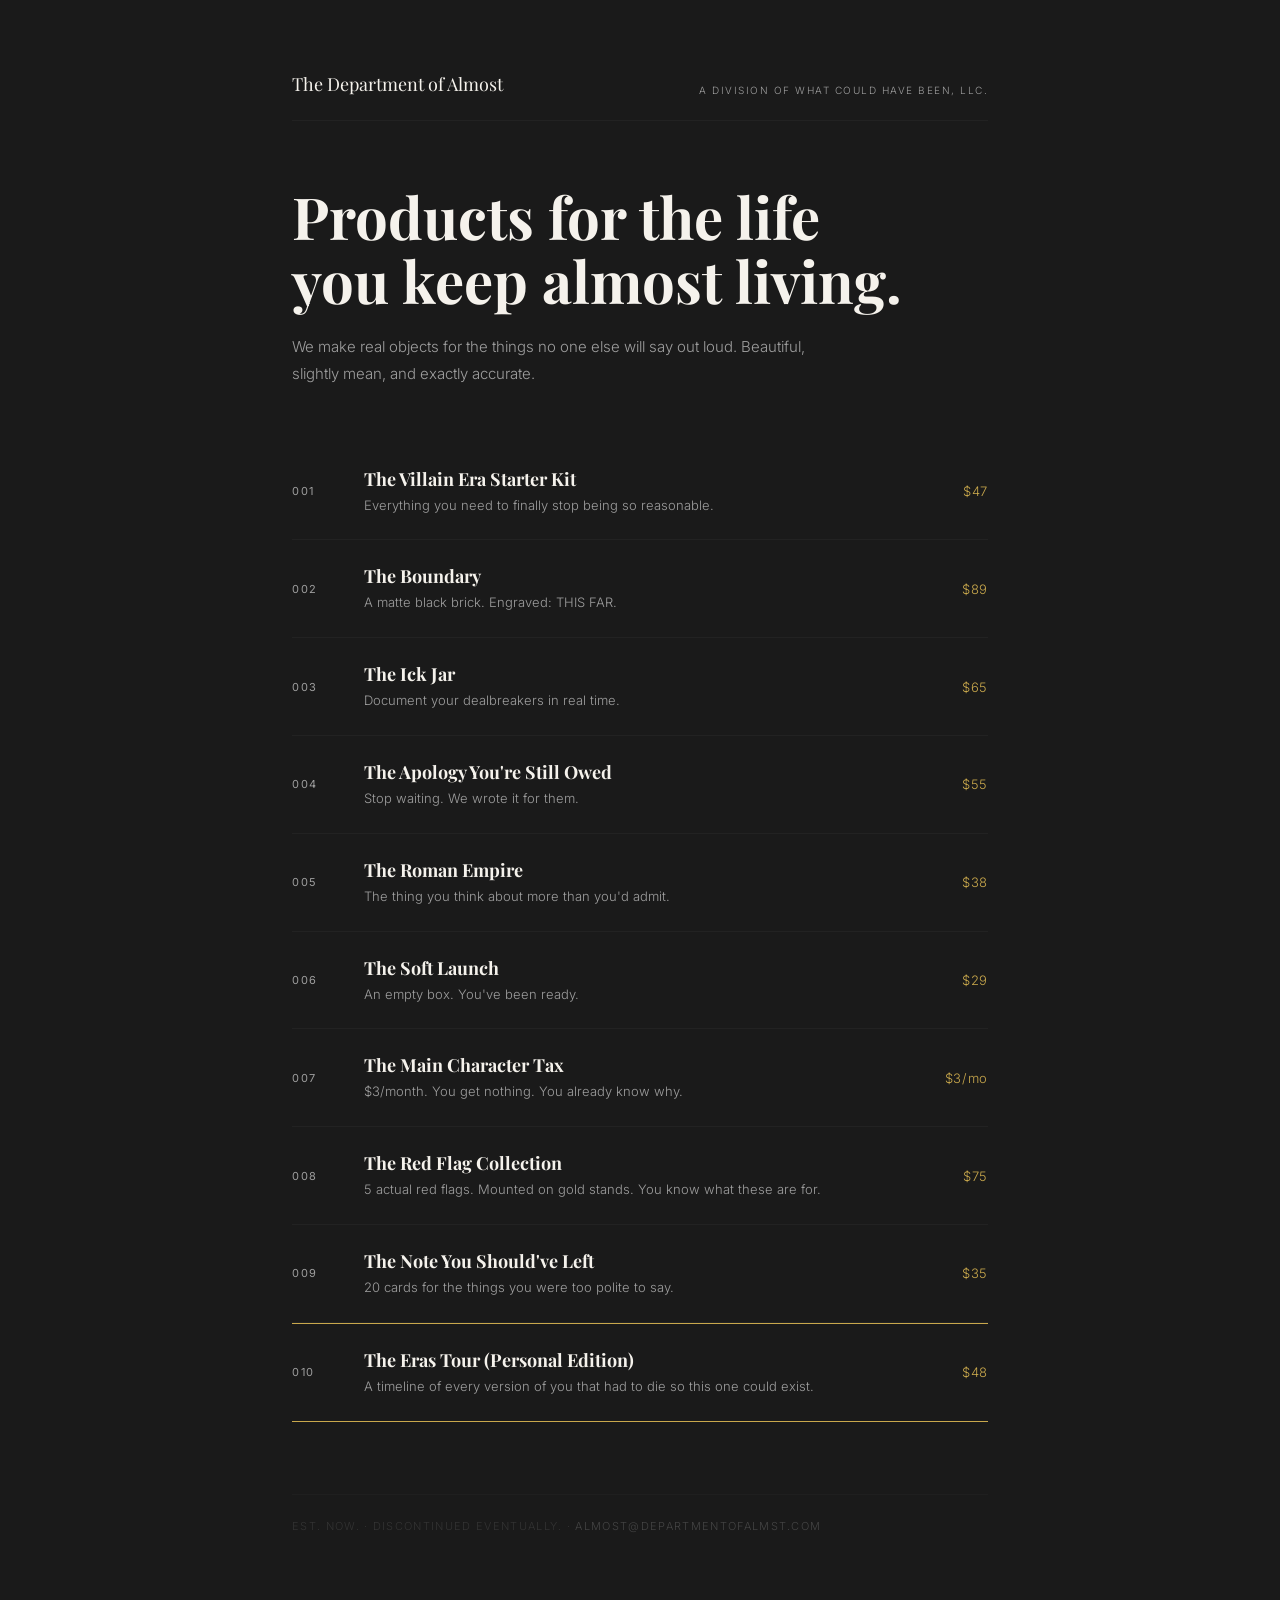
<file: index.html>
<!DOCTYPE html>
<html lang="en">
<head>
  <meta charset="UTF-8" />
  <meta name="viewport" content="width=device-width, initial-scale=1.0" />
  <title>The Department of Almost</title>
  <link rel="preconnect" href="https://fonts.googleapis.com">
  <link href="https://fonts.googleapis.com/css2?family=Playfair+Display:wght@400;700&family=Inter:wght@300;400;500&display=swap" rel="stylesheet">
  <link rel="stylesheet" href="style.css" />
</head>
<body>
  <div class="container">
    <header>
      <p class="eyebrow">The Department of Almost</p>
      <p class="sub-eyebrow">A Division of What Could Have Been, LLC.</p>
    </header>

    <main>
      <h1>Products for the life<br>you keep almost living.</h1>
      <p class="intro">We make real objects for the things no one else will say out loud. Beautiful, slightly mean, and exactly accurate.</p>

      <div class="catalog">

        <a href="product/villain-era.html" class="product-card">
          <span class="drop-num">001</span>
          <div>
            <h2>The Villain Era Starter Kit</h2>
            <p>Everything you need to finally stop being so reasonable.</p>
          </div>
          <span class="price">$47</span>
        </a>

        <a href="product/the-boundary.html" class="product-card">
          <span class="drop-num">002</span>
          <div>
            <h2>The Boundary</h2>
            <p>A matte black brick. Engraved: THIS FAR.</p>
          </div>
          <span class="price">$89</span>
        </a>

        <a href="product/ick-jar.html" class="product-card">
          <span class="drop-num">003</span>
          <div>
            <h2>The Ick Jar</h2>
            <p>Document your dealbreakers in real time.</p>
          </div>
          <span class="price">$65</span>
        </a>

        <a href="product/apology-owed.html" class="product-card">
          <span class="drop-num">004</span>
          <div>
            <h2>The Apology You're Still Owed</h2>
            <p>Stop waiting. We wrote it for them.</p>
          </div>
          <span class="price">$55</span>
        </a>

        <a href="product/roman-empire.html" class="product-card">
          <span class="drop-num">005</span>
          <div>
            <h2>The Roman Empire</h2>
            <p>The thing you think about more than you'd admit.</p>
          </div>
          <span class="price">$38</span>
        </a>

        <a href="product/soft-launch.html" class="product-card">
          <span class="drop-num">006</span>
          <div>
            <h2>The Soft Launch</h2>
            <p>An empty box. You've been ready.</p>
          </div>
          <span class="price">$29</span>
        </a>

        <a href="product/main-character-tax.html" class="product-card">
          <span class="drop-num">007</span>
          <div>
            <h2>The Main Character Tax</h2>
            <p>$3/month. You get nothing. You already know why.</p>
          </div>
          <span class="price">$3/mo</span>
        </a>

        <a href="product/red-flag-collection.html" class="product-card">
          <span class="drop-num">008</span>
          <div>
            <h2>The Red Flag Collection</h2>
            <p>5 actual red flags. Mounted on gold stands. You know what these are for.</p>
          </div>
          <span class="price">$75</span>
        </a>

        <a href="product/note-you-shouldve-left.html" class="product-card">
          <span class="drop-num">009</span>
          <div>
            <h2>The Note You Should've Left</h2>
            <p>20 cards for the things you were too polite to say.</p>
          </div>
          <span class="price">$35</span>
        </a>

        <a href="product/eras-tour.html" class="product-card featured">
          <span class="drop-num">010</span>
          <div>
            <h2>The Eras Tour (Personal Edition)</h2>
            <p>A timeline of every version of you that had to die so this one could exist.</p>
          </div>
          <span class="price">$48</span>
        </a>

      </div>
    </main>

    <footer>
      <p>Est. Now.&nbsp;&middot;&nbsp;Discontinued Eventually.&nbsp;&middot;&nbsp;<a href="mailto:almost@departmentofalmst.com">almost@departmentofalmst.com</a></p>
    </footer>
  </div>
</body>
</html>
</file>
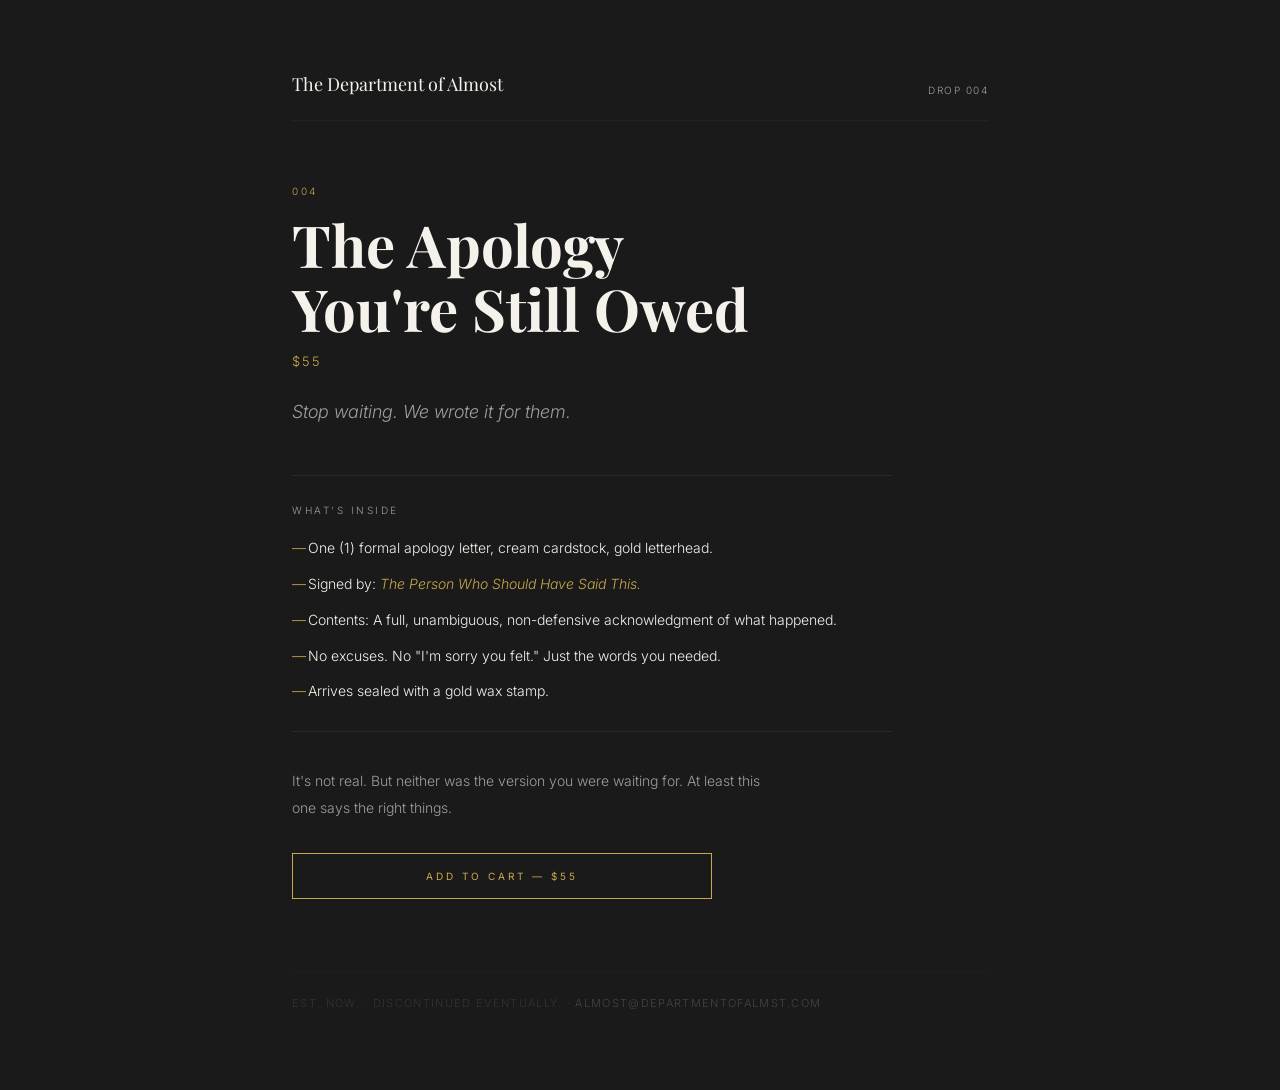
<file: product/apology-owed.html>
<!DOCTYPE html>
<html lang="en">
<head>
  <meta charset="UTF-8" />
  <meta name="viewport" content="width=device-width, initial-scale=1.0" />
  <title>004 — The Apology You're Still Owed | The Department of Almost</title>
  <link rel="preconnect" href="https://fonts.googleapis.com">
  <link href="https://fonts.googleapis.com/css2?family=Playfair+Display:wght@400;700&family=Inter:wght@300;400;500&display=swap" rel="stylesheet">
  <link rel="stylesheet" href="../style.css" />
</head>
<body>
  <div class="container">
    <header>
      <p class="eyebrow"><a href="../index.html">The Department of Almost</a></p>
      <p class="sub-eyebrow">Drop 004</p>
    </header>
    <main class="product-page">
      <p class="drop-label">004</p>
      <h1>The Apology<br>You're Still Owed</h1>
      <p class="product-price">$55</p>
      <p class="product-description">Stop waiting. We wrote it for them.</p>
      <div class="product-contents">
        <p class="contents-label">What's Inside</p>
        <ul>
          <li>One (1) formal apology letter, cream cardstock, gold letterhead.</li>
          <li>Signed by: <em>The Person Who Should Have Said This.</em></li>
          <li>Contents: A full, unambiguous, non-defensive acknowledgment of what happened.</li>
          <li>No excuses. No "I'm sorry you felt." Just the words you needed.</li>
          <li>Arrives sealed with a gold wax stamp.</li>
        </ul>
      </div>
      <p class="product-note">It's not real. But neither was the version you were waiting for. At least this one says the right things.</p>
      <button class="add-to-cart" onclick="this.textContent='Added.'; this.disabled=true;">Add to Cart — $55</button>
    </main>
    <footer>
      <p>Est. Now.&nbsp;&middot;&nbsp;Discontinued Eventually.&nbsp;&middot;&nbsp;<a href="mailto:almost@departmentofalmst.com">almost@departmentofalmst.com</a></p>
    </footer>
  </div>
</body>
</html>
</file>
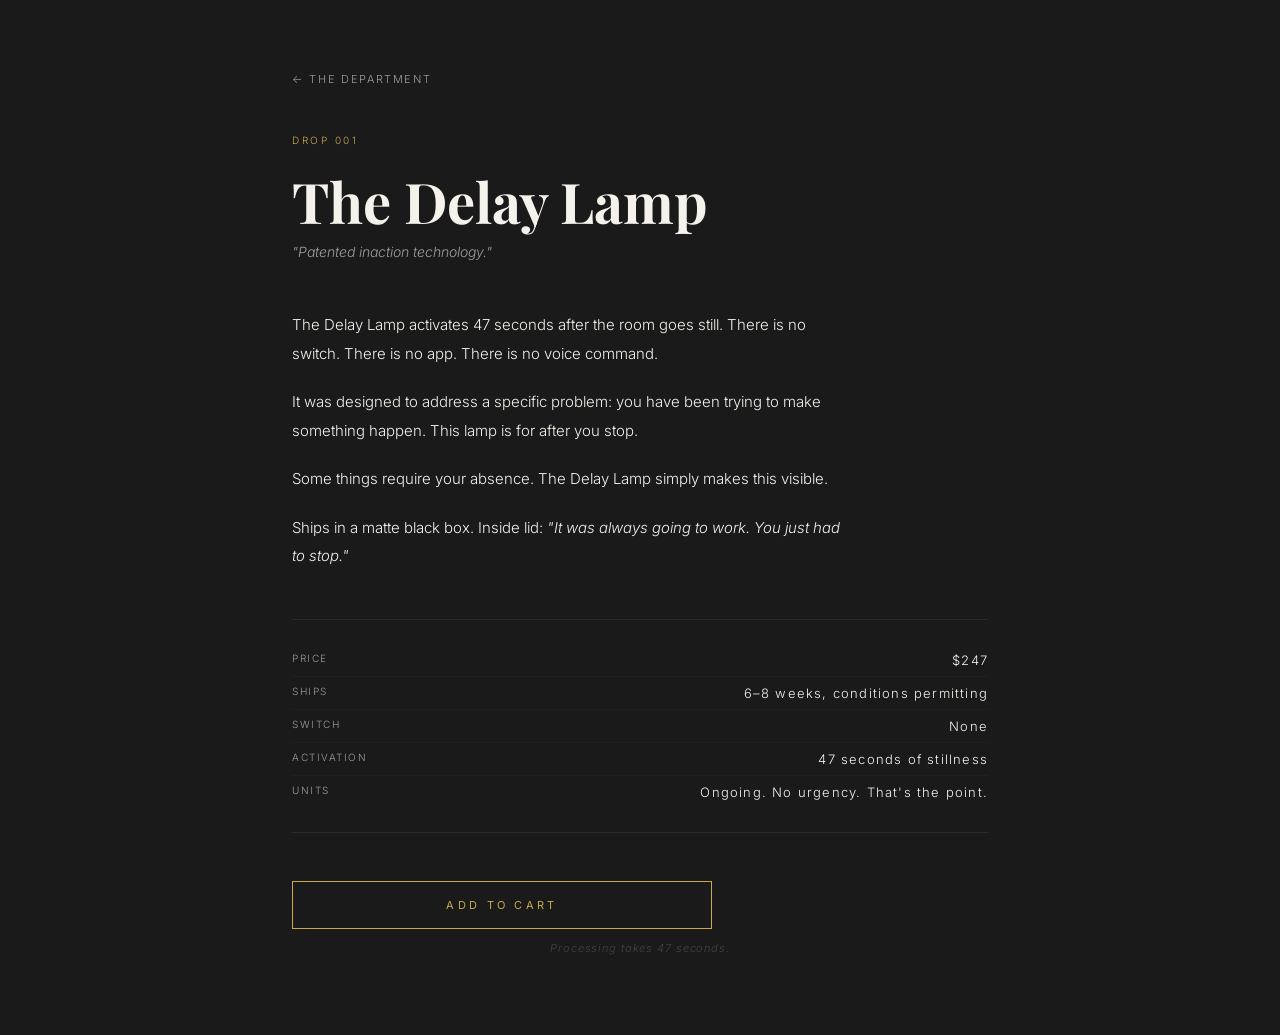
<file: product/delay-lamp.html>
<!DOCTYPE html>
<html lang="en">
<head>
  <meta charset="UTF-8" />
  <meta name="viewport" content="width=device-width, initial-scale=1.0" />
  <title>Drop 001 — The Delay Lamp | The Department of Almost</title>
  <link rel="preconnect" href="https://fonts.googleapis.com">
  <link href="https://fonts.googleapis.com/css2?family=Playfair+Display:wght@400;700&family=Inter:wght@300;400&display=swap" rel="stylesheet">
  <link rel="stylesheet" href="../style.css" />
  <style>
    .product-header { margin-bottom: 16px; }
    .drop-label { font-size: 10px; letter-spacing: 0.25em; color: var(--provisional-gold); text-transform: uppercase; margin-bottom: 24px; display: block; }
    .product-title { font-family: 'Playfair Display', serif; font-size: clamp(32px, 6vw, 56px); font-weight: 700; line-height: 1.1; margin-bottom: 8px; }
    .product-tagline { font-size: 14px; color: var(--unfinished-grey); font-style: italic; margin-bottom: 48px; }
    .product-body p { font-size: 15px; line-height: 1.9; margin-bottom: 20px; }
    .product-meta { margin: 48px 0; border-top: 1px solid #2a2a2a; border-bottom: 1px solid #2a2a2a; padding: 24px 0; }
    .meta-row { display: flex; justify-content: space-between; font-size: 12px; letter-spacing: 0.1em; padding: 8px 0; border-bottom: 1px solid #1f1f1f; }
    .meta-row:last-child { border-bottom: none; }
    .meta-label { color: var(--unfinished-grey); text-transform: uppercase; }
    .meta-value { color: var(--not-quite-white); }
    .add-to-cart { width: 100%; background: transparent; border: 1px solid var(--provisional-gold); color: var(--provisional-gold); padding: 16px; font-family: 'Inter', sans-serif; font-size: 11px; letter-spacing: 0.3em; text-transform: uppercase; cursor: pointer; transition: all 0.2s; margin-top: 32px; }
    .add-to-cart:hover { background: var(--provisional-gold); color: var(--almost-black); }
    .cart-note { font-size: 11px; color: #444; letter-spacing: 0.08em; margin-top: 12px; text-align: center; }
    .nav-back { font-size: 11px; letter-spacing: 0.15em; text-transform: uppercase; color: var(--unfinished-grey); text-decoration: none; display: block; margin-bottom: 48px; }
    .nav-back:hover { color: var(--provisional-gold); }
  </style>
</head>
<body>
  <div class="container">
    <a href="../index.html" class="nav-back">&larr; The Department</a>
    <span class="drop-label">Drop 001</span>
    <h1 class="product-title">The Delay Lamp</h1>
    <p class="product-tagline">"Patented inaction technology."</p>

    <div class="product-body">
      <p>The Delay Lamp activates 47 seconds after the room goes still. There is no switch. There is no app. There is no voice command.</p>
      <p>It was designed to address a specific problem: you have been trying to make something happen. This lamp is for after you stop.</p>
      <p>Some things require your absence. The Delay Lamp simply makes this visible.</p>
      <p>Ships in a matte black box. Inside lid: <em>"It was always going to work. You just had to stop."</em></p>
    </div>

    <div class="product-meta">
      <div class="meta-row"><span class="meta-label">Price</span><span class="meta-value">$247</span></div>
      <div class="meta-row"><span class="meta-label">Ships</span><span class="meta-value">6&ndash;8 weeks, conditions permitting</span></div>
      <div class="meta-row"><span class="meta-label">Switch</span><span class="meta-value">None</span></div>
      <div class="meta-row"><span class="meta-label">Activation</span><span class="meta-value">47 seconds of stillness</span></div>
      <div class="meta-row"><span class="meta-label">Units</span><span class="meta-value">Ongoing. No urgency. That's the point.</span></div>
    </div>

    <button class="add-to-cart" id="cartBtn" onclick="addToCart()">Add to Cart</button>
    <p class="cart-note" id="cartNote">Processing takes 47 seconds.</p>

  </div>
  <script>
    let clicked = false;
    function addToCart() {
      if (clicked) return;
      clicked = true;
      const btn = document.getElementById('cartBtn');
      const note = document.getElementById('cartNote');
      btn.textContent = 'Processing...';
      btn.style.opacity = '0.5';
      btn.style.cursor = 'default';
      note.textContent = 'Please wait. Some things cannot be rushed.';
      note.style.color = 'var(--provisional-gold)';
      setTimeout(() => {
        btn.textContent = 'Added. Eventually.';
        btn.style.opacity = '1';
        note.textContent = 'You will be notified when it is time.';
      }, 47000);
    }
  </script>
</body>
</html>
</file>
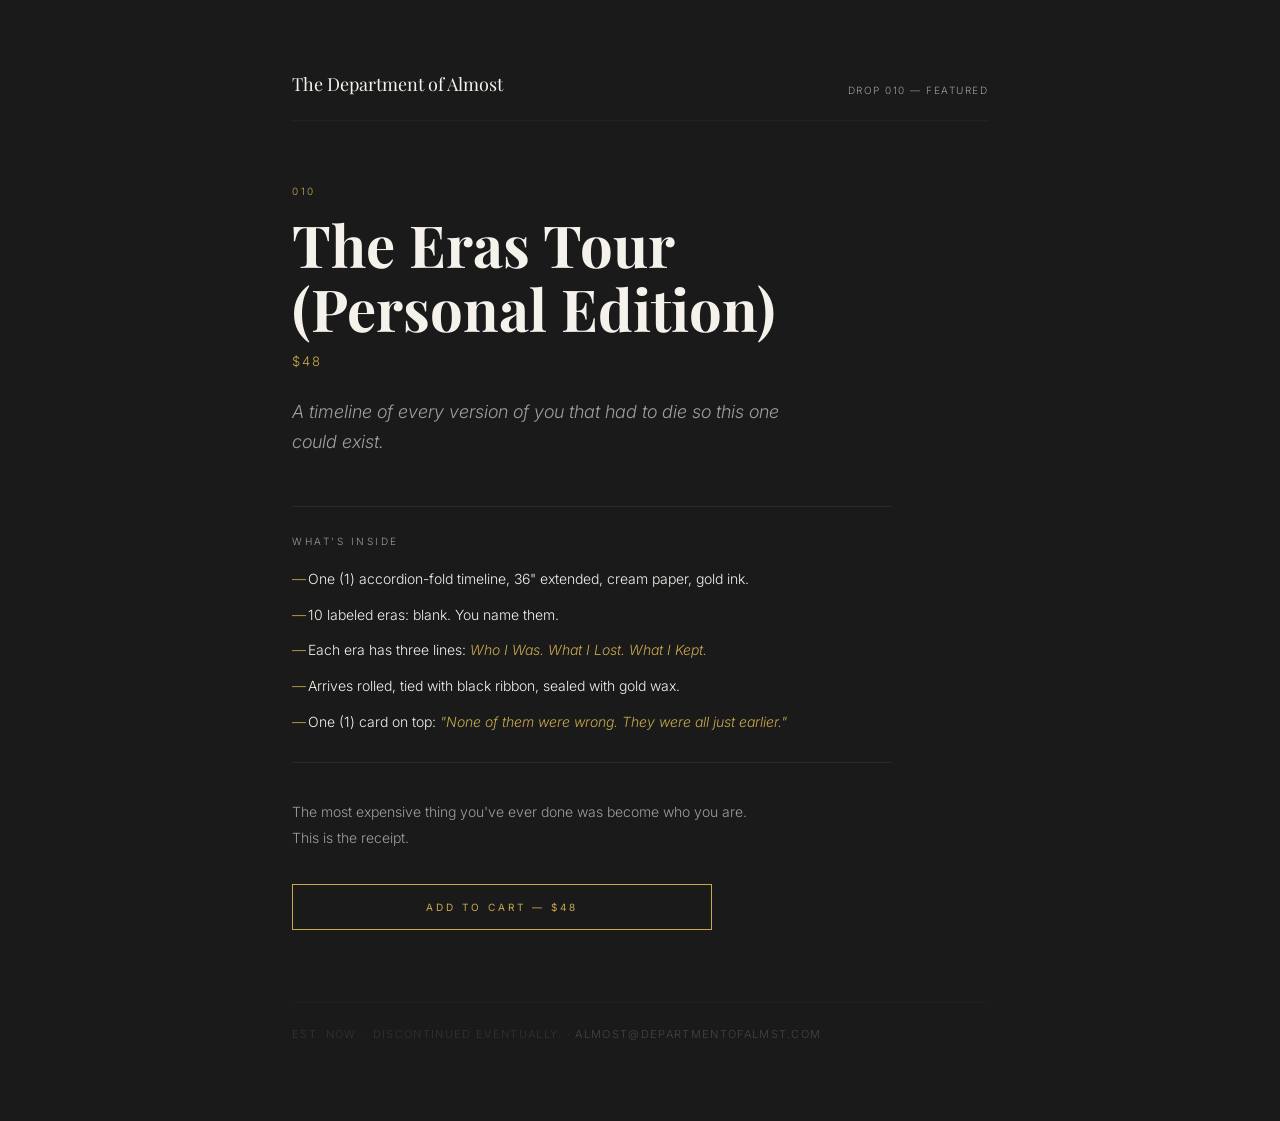
<file: product/eras-tour.html>
<!DOCTYPE html>
<html lang="en">
<head>
  <meta charset="UTF-8" />
  <meta name="viewport" content="width=device-width, initial-scale=1.0" />
  <title>010 — The Eras Tour (Personal Edition) | The Department of Almost</title>
  <link rel="preconnect" href="https://fonts.googleapis.com">
  <link href="https://fonts.googleapis.com/css2?family=Playfair+Display:wght@400;700&family=Inter:wght@300;400;500&display=swap" rel="stylesheet">
  <link rel="stylesheet" href="../style.css" />
</head>
<body>
  <div class="container">
    <header>
      <p class="eyebrow"><a href="../index.html">The Department of Almost</a></p>
      <p class="sub-eyebrow">Drop 010 — Featured</p>
    </header>
    <main class="product-page">
      <p class="drop-label">010</p>
      <h1>The Eras Tour<br>(Personal Edition)</h1>
      <p class="product-price">$48</p>
      <p class="product-description">A timeline of every version of you that had to die so this one could exist.</p>
      <div class="product-contents">
        <p class="contents-label">What's Inside</p>
        <ul>
          <li>One (1) accordion-fold timeline, 36" extended, cream paper, gold ink.</li>
          <li>10 labeled eras: blank. You name them.</li>
          <li>Each era has three lines: <em>Who I Was. What I Lost. What I Kept.</em></li>
          <li>Arrives rolled, tied with black ribbon, sealed with gold wax.</li>
          <li>One (1) card on top: <em>"None of them were wrong. They were all just earlier."</em></li>
        </ul>
      </div>
      <p class="product-note">The most expensive thing you've ever done was become who you are. This is the receipt.</p>
      <button class="add-to-cart" onclick="this.textContent='Added.'; this.disabled=true;">Add to Cart — $48</button>
    </main>
    <footer>
      <p>Est. Now.&nbsp;&middot;&nbsp;Discontinued Eventually.&nbsp;&middot;&nbsp;<a href="mailto:almost@departmentofalmst.com">almost@departmentofalmst.com</a></p>
    </footer>
  </div>
</body>
</html>
</file>
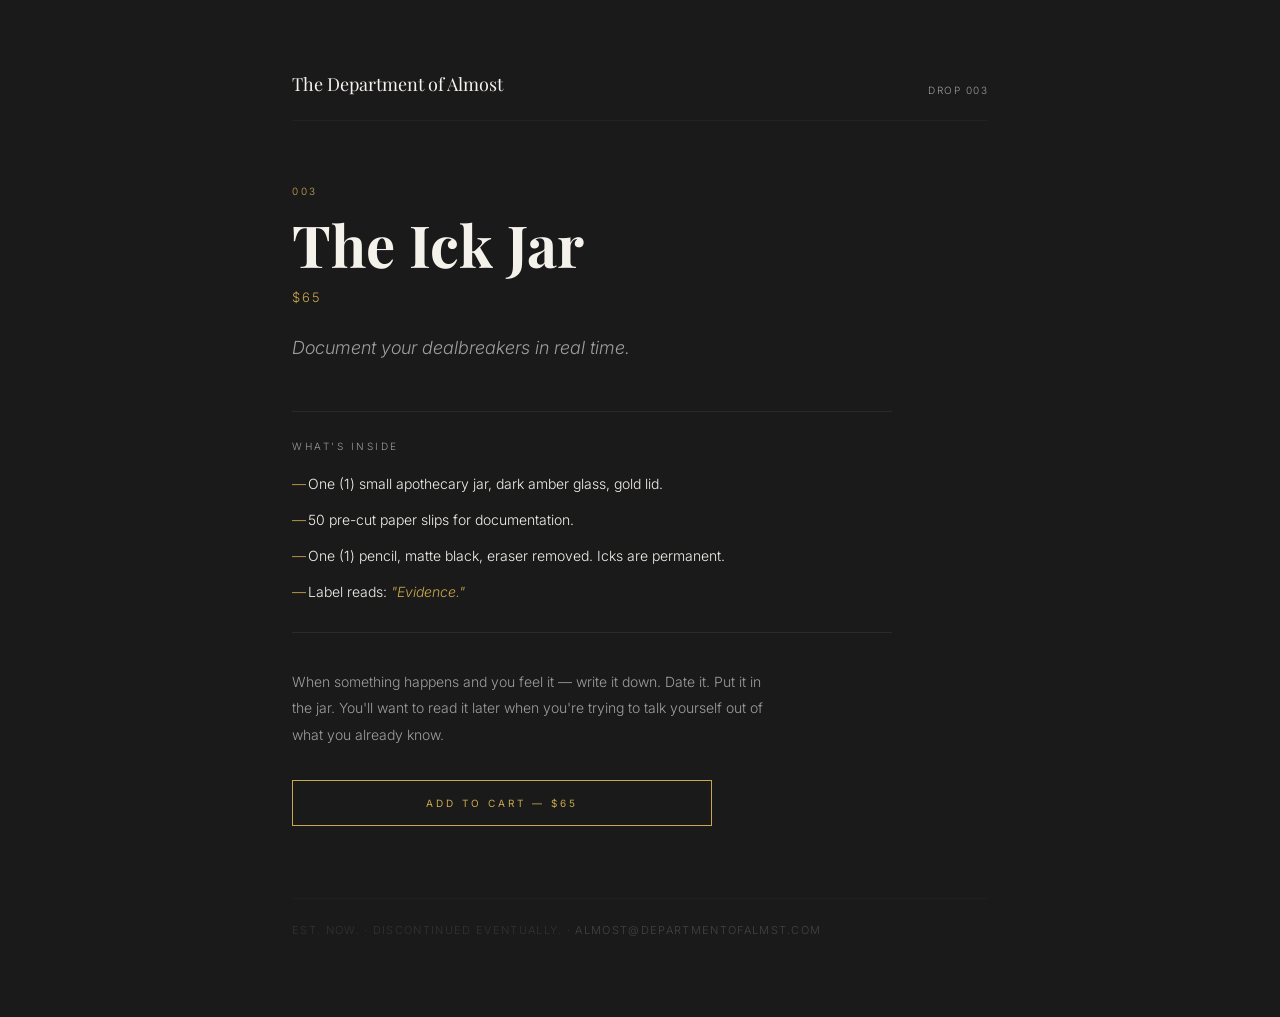
<file: product/ick-jar.html>
<!DOCTYPE html>
<html lang="en">
<head>
  <meta charset="UTF-8" />
  <meta name="viewport" content="width=device-width, initial-scale=1.0" />
  <title>003 — The Ick Jar | The Department of Almost</title>
  <link rel="preconnect" href="https://fonts.googleapis.com">
  <link href="https://fonts.googleapis.com/css2?family=Playfair+Display:wght@400;700&family=Inter:wght@300;400;500&display=swap" rel="stylesheet">
  <link rel="stylesheet" href="../style.css" />
</head>
<body>
  <div class="container">
    <header>
      <p class="eyebrow"><a href="../index.html">The Department of Almost</a></p>
      <p class="sub-eyebrow">Drop 003</p>
    </header>
    <main class="product-page">
      <p class="drop-label">003</p>
      <h1>The Ick Jar</h1>
      <p class="product-price">$65</p>
      <p class="product-description">Document your dealbreakers in real time.</p>
      <div class="product-contents">
        <p class="contents-label">What's Inside</p>
        <ul>
          <li>One (1) small apothecary jar, dark amber glass, gold lid.</li>
          <li>50 pre-cut paper slips for documentation.</li>
          <li>One (1) pencil, matte black, eraser removed. Icks are permanent.</li>
          <li>Label reads: <em>"Evidence."</em></li>
        </ul>
      </div>
      <p class="product-note">When something happens and you feel it — write it down. Date it. Put it in the jar. You'll want to read it later when you're trying to talk yourself out of what you already know.</p>
      <button class="add-to-cart" onclick="this.textContent='Added.'; this.disabled=true;">Add to Cart — $65</button>
    </main>
    <footer>
      <p>Est. Now.&nbsp;&middot;&nbsp;Discontinued Eventually.&nbsp;&middot;&nbsp;<a href="mailto:almost@departmentofalmst.com">almost@departmentofalmst.com</a></p>
    </footer>
  </div>
</body>
</html>
</file>
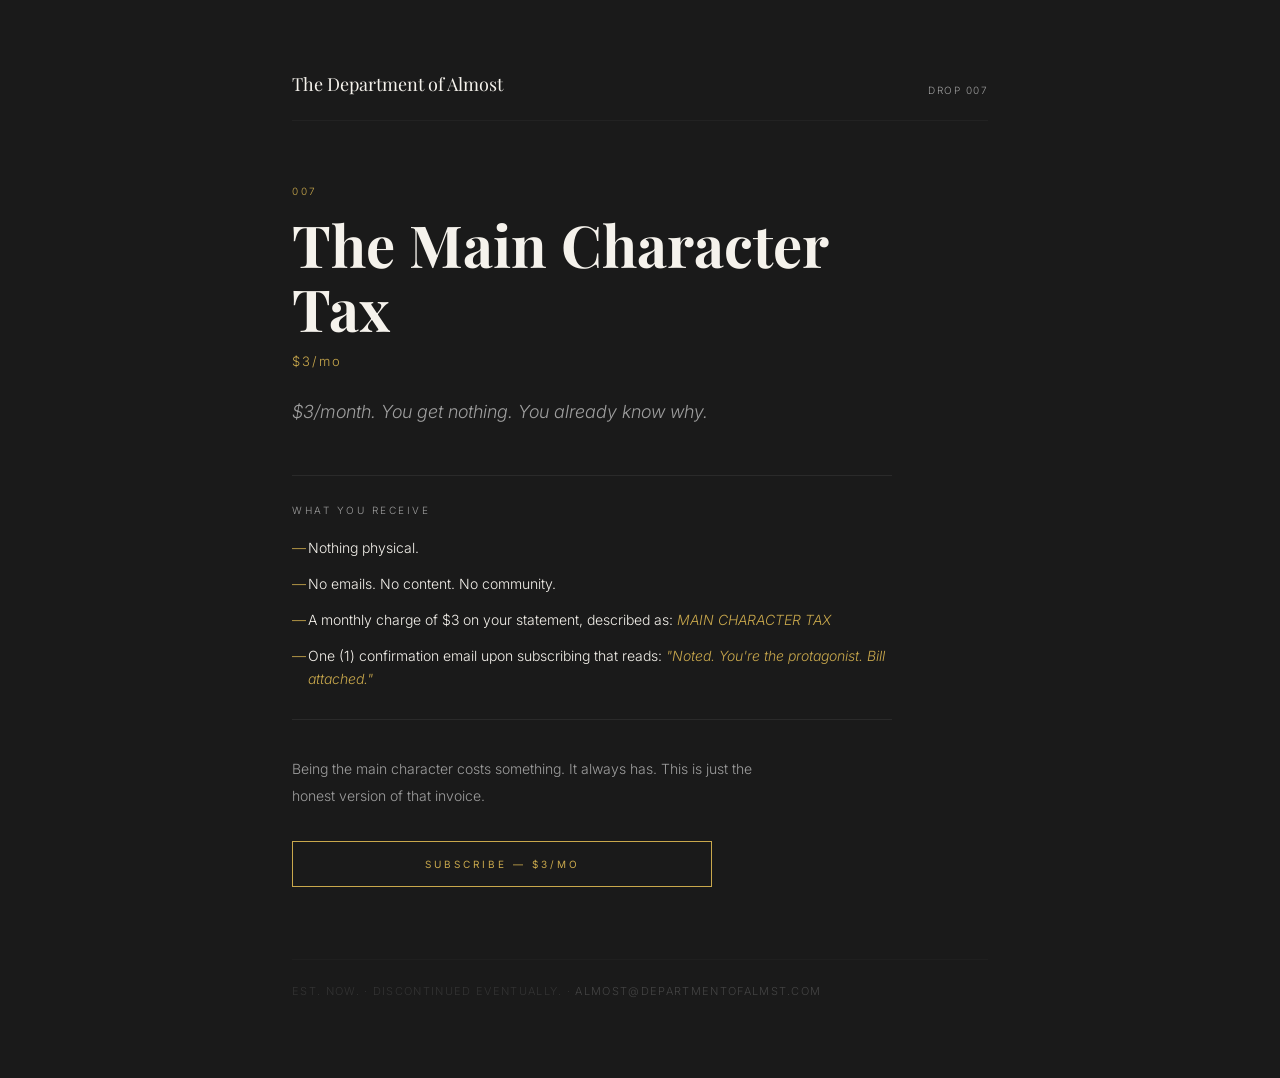
<file: product/main-character-tax.html>
<!DOCTYPE html>
<html lang="en">
<head>
  <meta charset="UTF-8" />
  <meta name="viewport" content="width=device-width, initial-scale=1.0" />
  <title>007 — The Main Character Tax | The Department of Almost</title>
  <link rel="preconnect" href="https://fonts.googleapis.com">
  <link href="https://fonts.googleapis.com/css2?family=Playfair+Display:wght@400;700&family=Inter:wght@300;400;500&display=swap" rel="stylesheet">
  <link rel="stylesheet" href="../style.css" />
</head>
<body>
  <div class="container">
    <header>
      <p class="eyebrow"><a href="../index.html">The Department of Almost</a></p>
      <p class="sub-eyebrow">Drop 007</p>
    </header>
    <main class="product-page">
      <p class="drop-label">007</p>
      <h1>The Main Character Tax</h1>
      <p class="product-price">$3/mo</p>
      <p class="product-description">$3/month. You get nothing. You already know why.</p>
      <div class="product-contents">
        <p class="contents-label">What You Receive</p>
        <ul>
          <li>Nothing physical.</li>
          <li>No emails. No content. No community.</li>
          <li>A monthly charge of $3 on your statement, described as: <em>MAIN CHARACTER TAX</em></li>
          <li>One (1) confirmation email upon subscribing that reads: <em>"Noted. You're the protagonist. Bill attached."</em></li>
        </ul>
      </div>
      <p class="product-note">Being the main character costs something. It always has. This is just the honest version of that invoice.</p>
      <button class="add-to-cart" onclick="this.textContent='Subscribed.'; this.disabled=true;">Subscribe — $3/mo</button>
    </main>
    <footer>
      <p>Est. Now.&nbsp;&middot;&nbsp;Discontinued Eventually.&nbsp;&middot;&nbsp;<a href="mailto:almost@departmentofalmst.com">almost@departmentofalmst.com</a></p>
    </footer>
  </div>
</body>
</html>
</file>
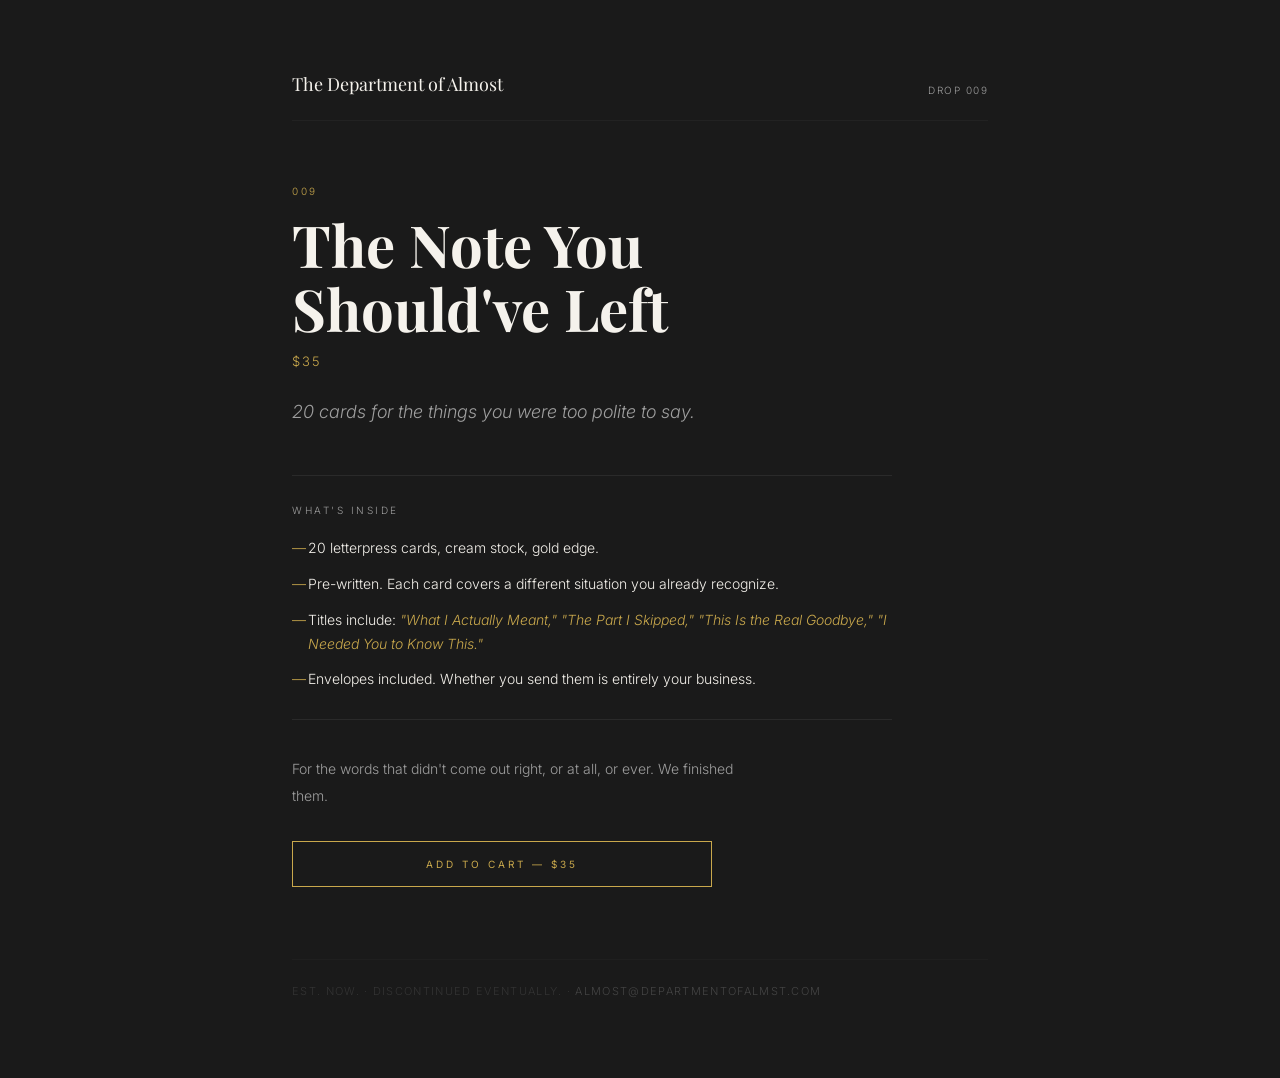
<file: product/note-you-shouldve-left.html>
<!DOCTYPE html>
<html lang="en">
<head>
  <meta charset="UTF-8" />
  <meta name="viewport" content="width=device-width, initial-scale=1.0" />
  <title>009 — The Note You Should've Left | The Department of Almost</title>
  <link rel="preconnect" href="https://fonts.googleapis.com">
  <link href="https://fonts.googleapis.com/css2?family=Playfair+Display:wght@400;700&family=Inter:wght@300;400;500&display=swap" rel="stylesheet">
  <link rel="stylesheet" href="../style.css" />
</head>
<body>
  <div class="container">
    <header>
      <p class="eyebrow"><a href="../index.html">The Department of Almost</a></p>
      <p class="sub-eyebrow">Drop 009</p>
    </header>
    <main class="product-page">
      <p class="drop-label">009</p>
      <h1>The Note You<br>Should've Left</h1>
      <p class="product-price">$35</p>
      <p class="product-description">20 cards for the things you were too polite to say.</p>
      <div class="product-contents">
        <p class="contents-label">What's Inside</p>
        <ul>
          <li>20 letterpress cards, cream stock, gold edge.</li>
          <li>Pre-written. Each card covers a different situation you already recognize.</li>
          <li>Titles include: <em>"What I Actually Meant," "The Part I Skipped," "This Is the Real Goodbye," "I Needed You to Know This."</em></li>
          <li>Envelopes included. Whether you send them is entirely your business.</li>
        </ul>
      </div>
      <p class="product-note">For the words that didn't come out right, or at all, or ever. We finished them.</p>
      <button class="add-to-cart" onclick="this.textContent='Added.'; this.disabled=true;">Add to Cart — $35</button>
    </main>
    <footer>
      <p>Est. Now.&nbsp;&middot;&nbsp;Discontinued Eventually.&nbsp;&middot;&nbsp;<a href="mailto:almost@departmentofalmst.com">almost@departmentofalmst.com</a></p>
    </footer>
  </div>
</body>
</html>
</file>
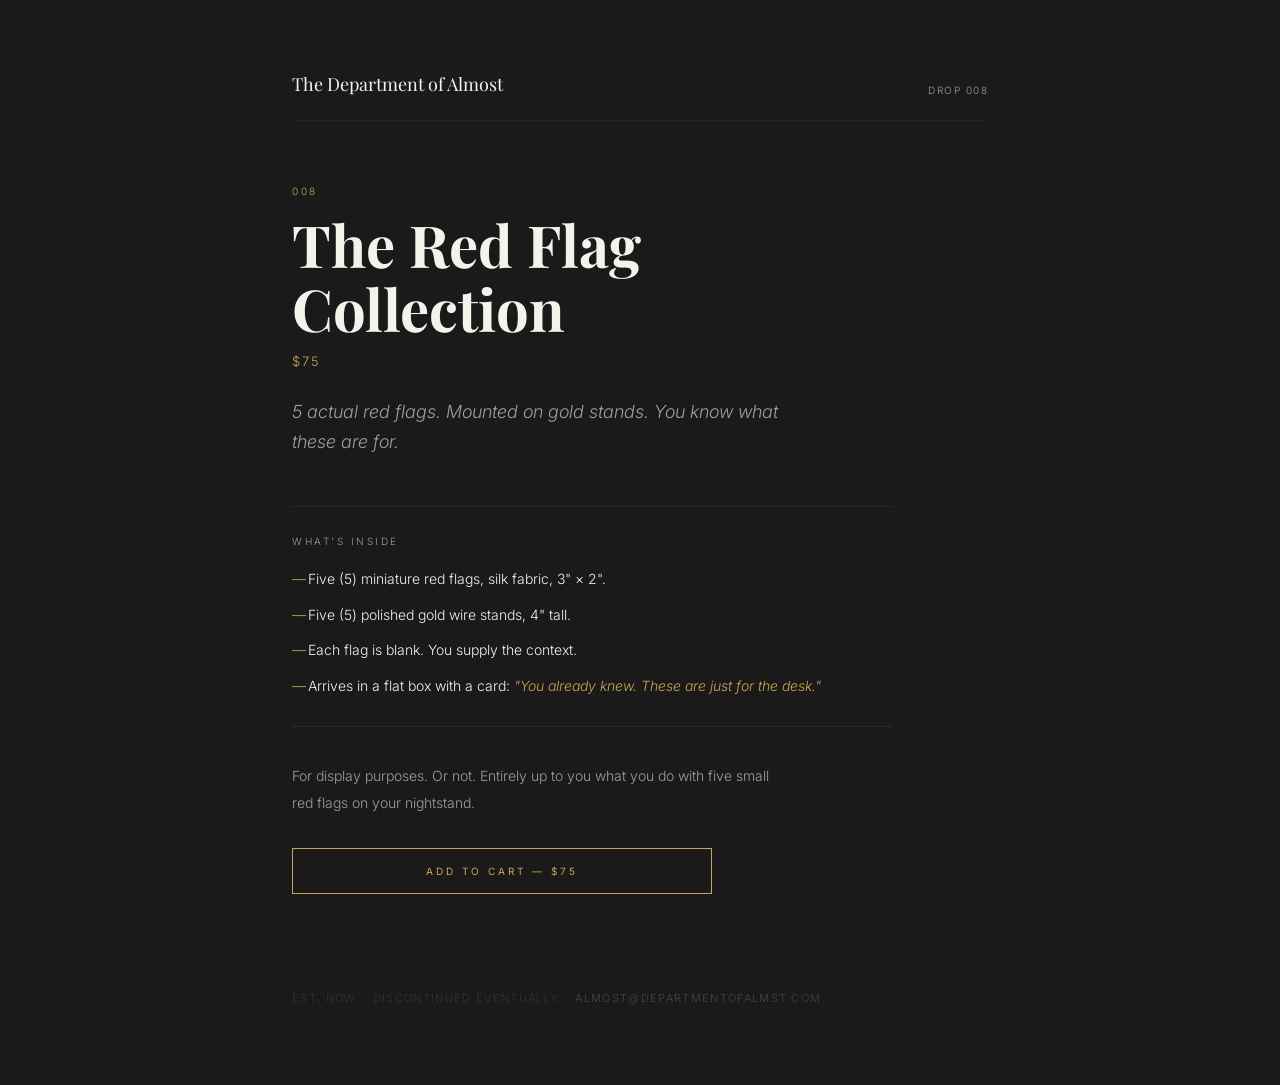
<file: product/red-flag-collection.html>
<!DOCTYPE html>
<html lang="en">
<head>
  <meta charset="UTF-8" />
  <meta name="viewport" content="width=device-width, initial-scale=1.0" />
  <title>008 — The Red Flag Collection | The Department of Almost</title>
  <link rel="preconnect" href="https://fonts.googleapis.com">
  <link href="https://fonts.googleapis.com/css2?family=Playfair+Display:wght@400;700&family=Inter:wght@300;400;500&display=swap" rel="stylesheet">
  <link rel="stylesheet" href="../style.css" />
</head>
<body>
  <div class="container">
    <header>
      <p class="eyebrow"><a href="../index.html">The Department of Almost</a></p>
      <p class="sub-eyebrow">Drop 008</p>
    </header>
    <main class="product-page">
      <p class="drop-label">008</p>
      <h1>The Red Flag<br>Collection</h1>
      <p class="product-price">$75</p>
      <p class="product-description">5 actual red flags. Mounted on gold stands. You know what these are for.</p>
      <div class="product-contents">
        <p class="contents-label">What's Inside</p>
        <ul>
          <li>Five (5) miniature red flags, silk fabric, 3" × 2".</li>
          <li>Five (5) polished gold wire stands, 4" tall.</li>
          <li>Each flag is blank. You supply the context.</li>
          <li>Arrives in a flat box with a card: <em>"You already knew. These are just for the desk."</em></li>
        </ul>
      </div>
      <p class="product-note">For display purposes. Or not. Entirely up to you what you do with five small red flags on your nightstand.</p>
      <button class="add-to-cart" onclick="this.textContent='Added.'; this.disabled=true;">Add to Cart — $75</button>
    </main>
    <footer>
      <p>Est. Now.&nbsp;&middot;&nbsp;Discontinued Eventually.&nbsp;&middot;&nbsp;<a href="mailto:almost@departmentofalmst.com">almost@departmentofalmst.com</a></p>
    </footer>
  </div>
</body>
</html>
</file>
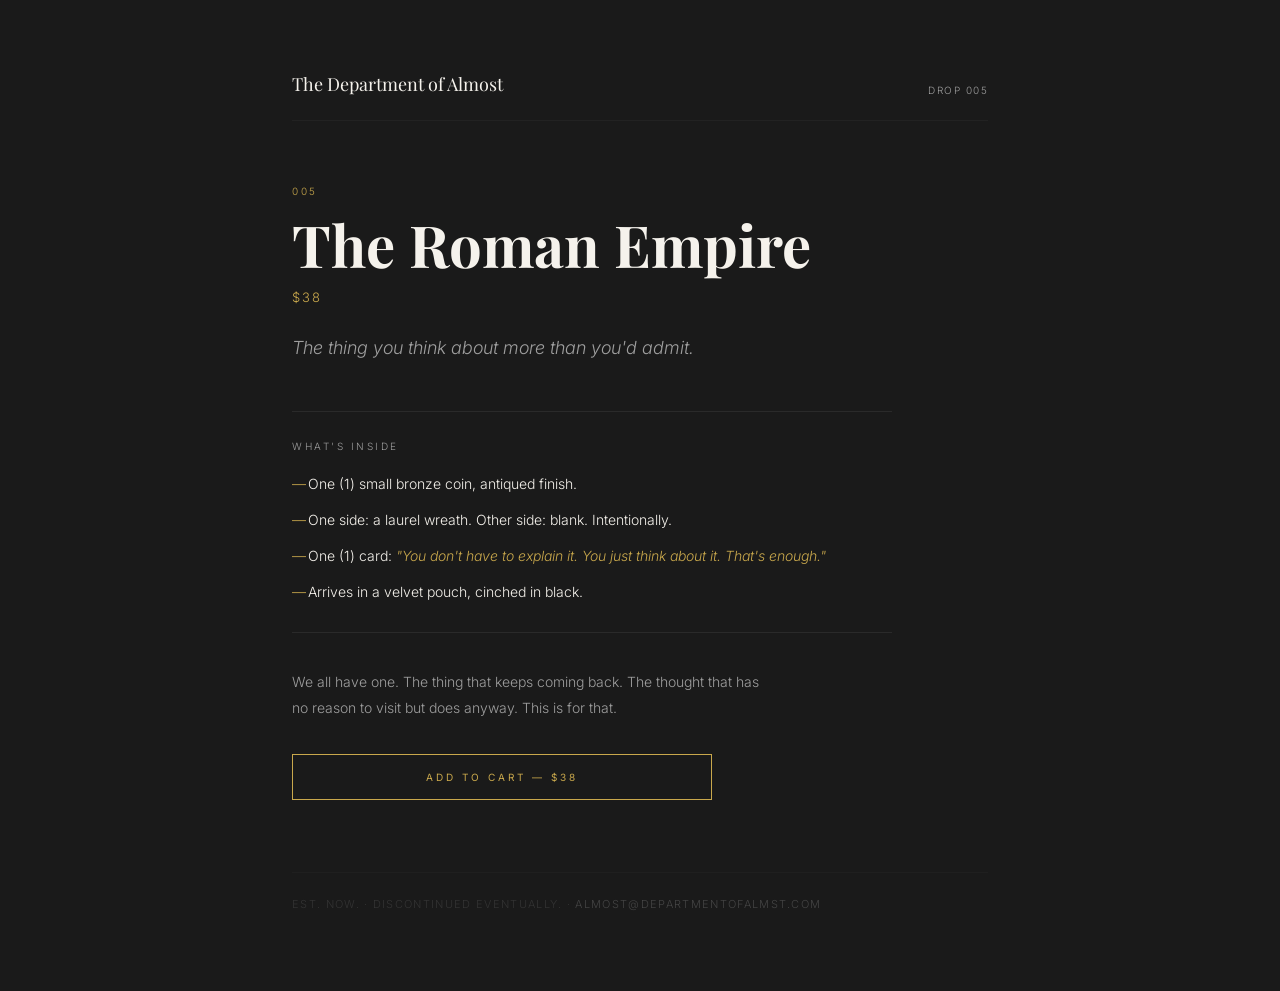
<file: product/roman-empire.html>
<!DOCTYPE html>
<html lang="en">
<head>
  <meta charset="UTF-8" />
  <meta name="viewport" content="width=device-width, initial-scale=1.0" />
  <title>005 — The Roman Empire | The Department of Almost</title>
  <link rel="preconnect" href="https://fonts.googleapis.com">
  <link href="https://fonts.googleapis.com/css2?family=Playfair+Display:wght@400;700&family=Inter:wght@300;400;500&display=swap" rel="stylesheet">
  <link rel="stylesheet" href="../style.css" />
</head>
<body>
  <div class="container">
    <header>
      <p class="eyebrow"><a href="../index.html">The Department of Almost</a></p>
      <p class="sub-eyebrow">Drop 005</p>
    </header>
    <main class="product-page">
      <p class="drop-label">005</p>
      <h1>The Roman Empire</h1>
      <p class="product-price">$38</p>
      <p class="product-description">The thing you think about more than you'd admit.</p>
      <div class="product-contents">
        <p class="contents-label">What's Inside</p>
        <ul>
          <li>One (1) small bronze coin, antiqued finish.</li>
          <li>One side: a laurel wreath. Other side: blank. Intentionally.</li>
          <li>One (1) card: <em>"You don't have to explain it. You just think about it. That's enough."</em></li>
          <li>Arrives in a velvet pouch, cinched in black.</li>
        </ul>
      </div>
      <p class="product-note">We all have one. The thing that keeps coming back. The thought that has no reason to visit but does anyway. This is for that.</p>
      <button class="add-to-cart" onclick="this.textContent='Added.'; this.disabled=true;">Add to Cart — $38</button>
    </main>
    <footer>
      <p>Est. Now.&nbsp;&middot;&nbsp;Discontinued Eventually.&nbsp;&middot;&nbsp;<a href="mailto:almost@departmentofalmst.com">almost@departmentofalmst.com</a></p>
    </footer>
  </div>
</body>
</html>
</file>
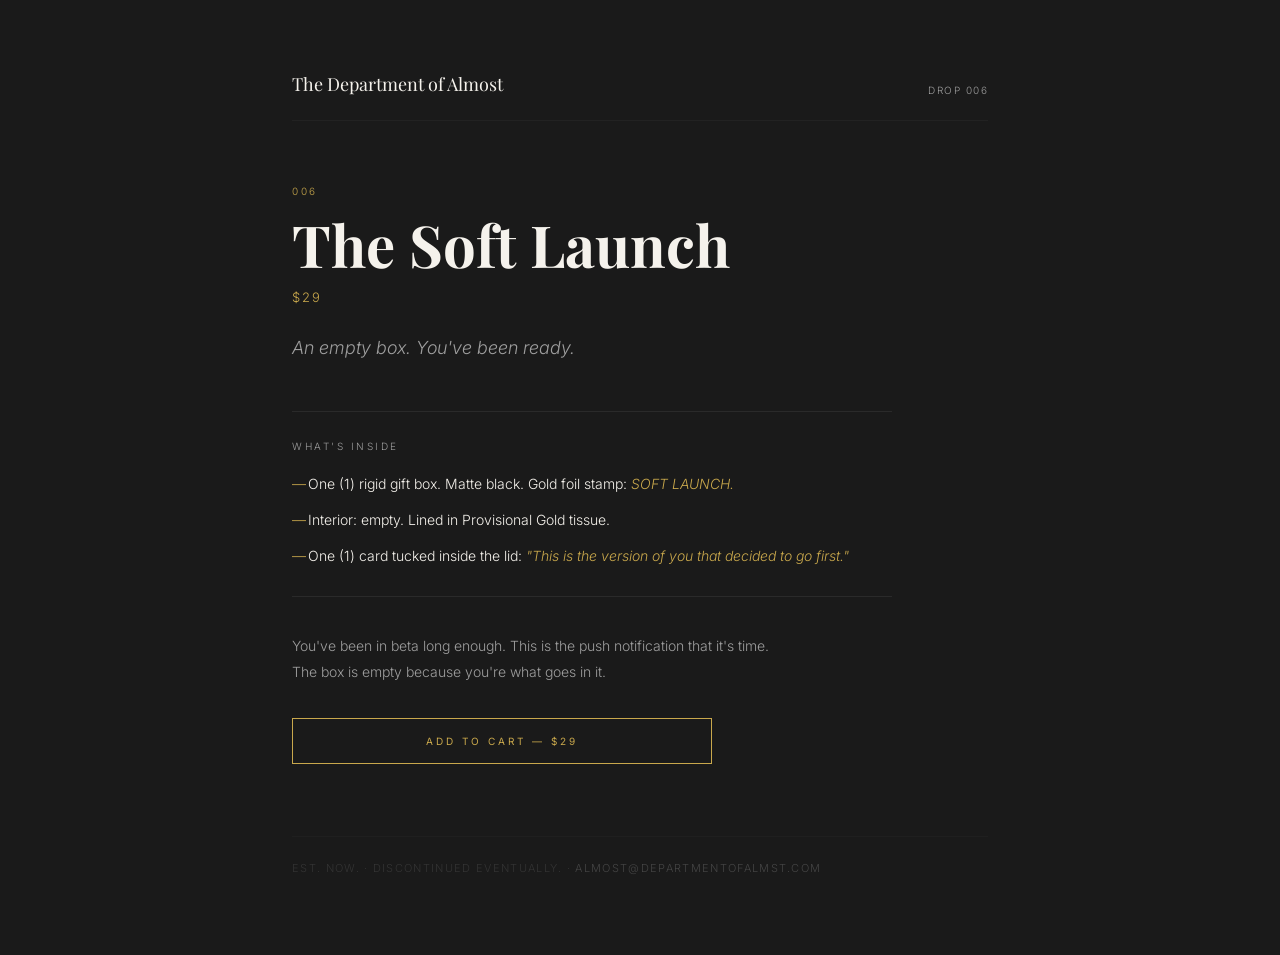
<file: product/soft-launch.html>
<!DOCTYPE html>
<html lang="en">
<head>
  <meta charset="UTF-8" />
  <meta name="viewport" content="width=device-width, initial-scale=1.0" />
  <title>006 — The Soft Launch | The Department of Almost</title>
  <link rel="preconnect" href="https://fonts.googleapis.com">
  <link href="https://fonts.googleapis.com/css2?family=Playfair+Display:wght@400;700&family=Inter:wght@300;400;500&display=swap" rel="stylesheet">
  <link rel="stylesheet" href="../style.css" />
</head>
<body>
  <div class="container">
    <header>
      <p class="eyebrow"><a href="../index.html">The Department of Almost</a></p>
      <p class="sub-eyebrow">Drop 006</p>
    </header>
    <main class="product-page">
      <p class="drop-label">006</p>
      <h1>The Soft Launch</h1>
      <p class="product-price">$29</p>
      <p class="product-description">An empty box. You've been ready.</p>
      <div class="product-contents">
        <p class="contents-label">What's Inside</p>
        <ul>
          <li>One (1) rigid gift box. Matte black. Gold foil stamp: <em>SOFT LAUNCH.</em></li>
          <li>Interior: empty. Lined in Provisional Gold tissue.</li>
          <li>One (1) card tucked inside the lid: <em>"This is the version of you that decided to go first."</em></li>
        </ul>
      </div>
      <p class="product-note">You've been in beta long enough. This is the push notification that it's time. The box is empty because you're what goes in it.</p>
      <button class="add-to-cart" onclick="this.textContent='Added.'; this.disabled=true;">Add to Cart — $29</button>
    </main>
    <footer>
      <p>Est. Now.&nbsp;&middot;&nbsp;Discontinued Eventually.&nbsp;&middot;&nbsp;<a href="mailto:almost@departmentofalmst.com">almost@departmentofalmst.com</a></p>
    </footer>
  </div>
</body>
</html>
</file>
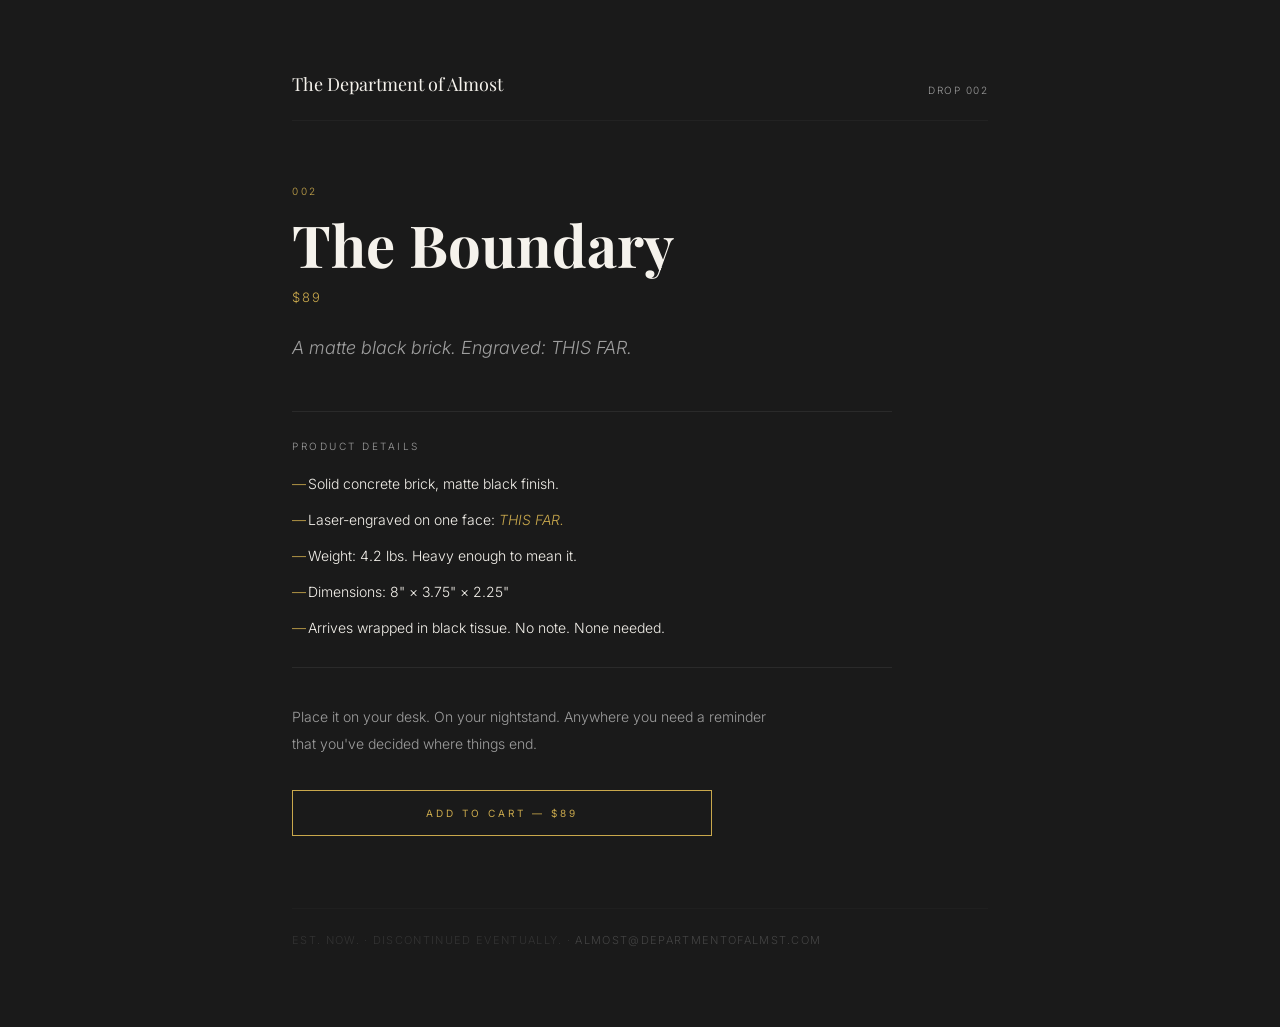
<file: product/the-boundary.html>
<!DOCTYPE html>
<html lang="en">
<head>
  <meta charset="UTF-8" />
  <meta name="viewport" content="width=device-width, initial-scale=1.0" />
  <title>002 — The Boundary | The Department of Almost</title>
  <link rel="preconnect" href="https://fonts.googleapis.com">
  <link href="https://fonts.googleapis.com/css2?family=Playfair+Display:wght@400;700&family=Inter:wght@300;400;500&display=swap" rel="stylesheet">
  <link rel="stylesheet" href="../style.css" />
</head>
<body>
  <div class="container">
    <header>
      <p class="eyebrow"><a href="../index.html">The Department of Almost</a></p>
      <p class="sub-eyebrow">Drop 002</p>
    </header>
    <main class="product-page">
      <p class="drop-label">002</p>
      <h1>The Boundary</h1>
      <p class="product-price">$89</p>
      <p class="product-description">A matte black brick. Engraved: THIS FAR.</p>
      <div class="product-contents">
        <p class="contents-label">Product Details</p>
        <ul>
          <li>Solid concrete brick, matte black finish.</li>
          <li>Laser-engraved on one face: <em>THIS FAR.</em></li>
          <li>Weight: 4.2 lbs. Heavy enough to mean it.</li>
          <li>Dimensions: 8" × 3.75" × 2.25"</li>
          <li>Arrives wrapped in black tissue. No note. None needed.</li>
        </ul>
      </div>
      <p class="product-note">Place it on your desk. On your nightstand. Anywhere you need a reminder that you've decided where things end.</p>
      <button class="add-to-cart" onclick="this.textContent='Added.'; this.disabled=true;">Add to Cart — $89</button>
    </main>
    <footer>
      <p>Est. Now.&nbsp;&middot;&nbsp;Discontinued Eventually.&nbsp;&middot;&nbsp;<a href="mailto:almost@departmentofalmst.com">almost@departmentofalmst.com</a></p>
    </footer>
  </div>
</body>
</html>
</file>
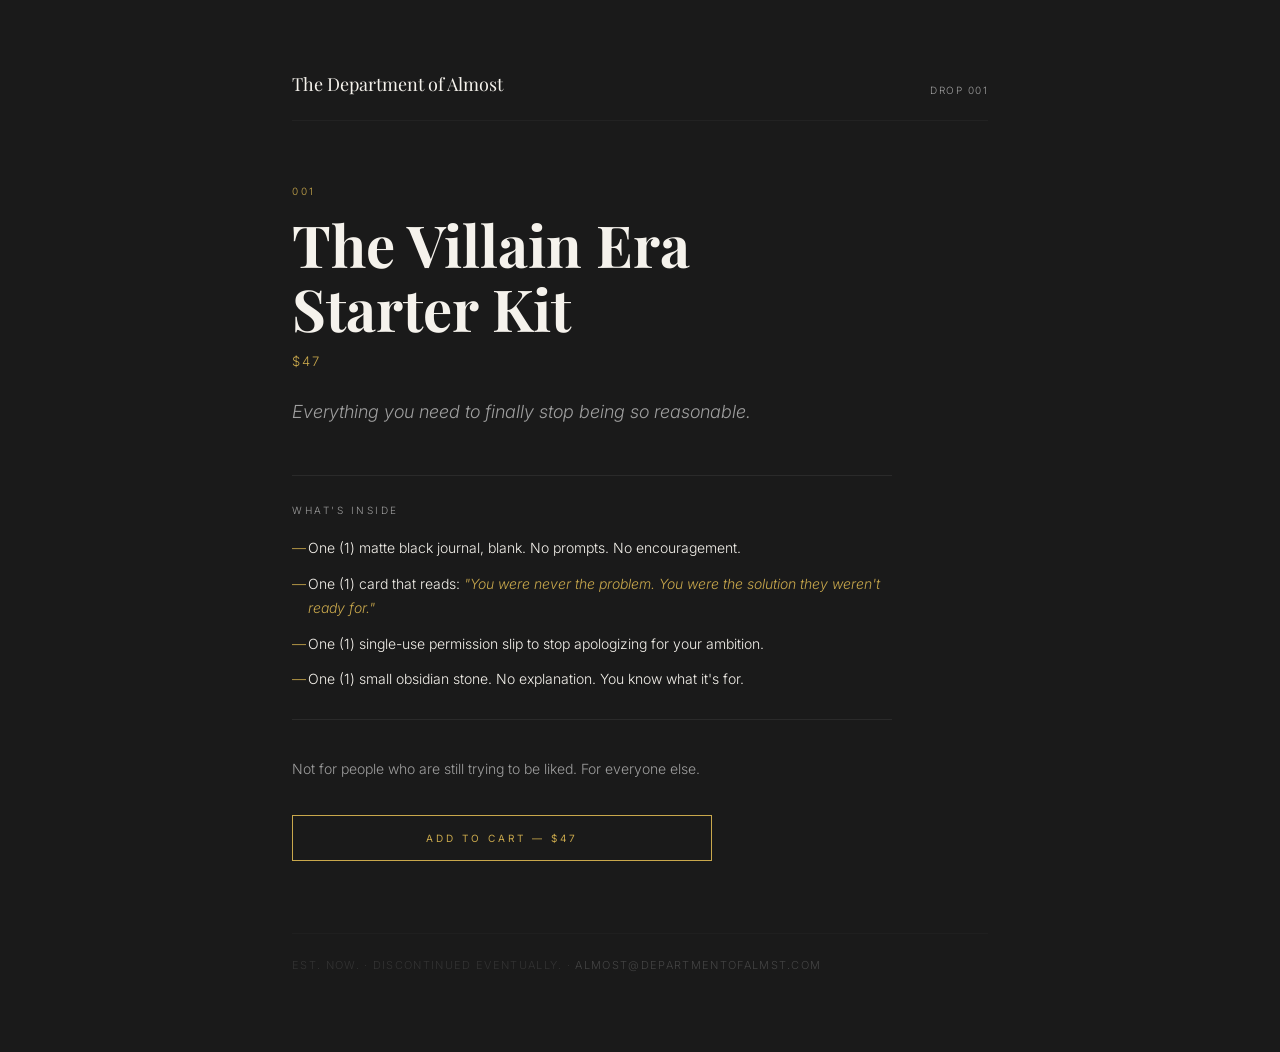
<file: product/villain-era.html>
<!DOCTYPE html>
<html lang="en">
<head>
  <meta charset="UTF-8" />
  <meta name="viewport" content="width=device-width, initial-scale=1.0" />
  <title>001 — The Villain Era Starter Kit | The Department of Almost</title>
  <link rel="preconnect" href="https://fonts.googleapis.com">
  <link href="https://fonts.googleapis.com/css2?family=Playfair+Display:wght@400;700&family=Inter:wght@300;400;500&display=swap" rel="stylesheet">
  <link rel="stylesheet" href="../style.css" />
</head>
<body>
  <div class="container">
    <header>
      <p class="eyebrow"><a href="../index.html">The Department of Almost</a></p>
      <p class="sub-eyebrow">Drop 001</p>
    </header>
    <main class="product-page">
      <p class="drop-label">001</p>
      <h1>The Villain Era<br>Starter Kit</h1>
      <p class="product-price">$47</p>
      <p class="product-description">Everything you need to finally stop being so reasonable.</p>
      <div class="product-contents">
        <p class="contents-label">What's Inside</p>
        <ul>
          <li>One (1) matte black journal, blank. No prompts. No encouragement.</li>
          <li>One (1) card that reads: <em>"You were never the problem. You were the solution they weren't ready for."</em></li>
          <li>One (1) single-use permission slip to stop apologizing for your ambition.</li>
          <li>One (1) small obsidian stone. No explanation. You know what it's for.</li>
        </ul>
      </div>
      <p class="product-note">Not for people who are still trying to be liked. For everyone else.</p>
      <button class="add-to-cart" onclick="this.textContent='Added.'; this.disabled=true;">Add to Cart — $47</button>
    </main>
    <footer>
      <p>Est. Now.&nbsp;&middot;&nbsp;Discontinued Eventually.&nbsp;&middot;&nbsp;<a href="mailto:almost@departmentofalmst.com">almost@departmentofalmst.com</a></p>
    </footer>
  </div>
</body>
</html>
</file>
<file: style.css>
*, *::before, *::after { box-sizing: border-box; margin: 0; padding: 0; }

:root {
  --almost-black: #1A1A1A;
  --not-quite-white: #F5F2EC;
  --provisional-gold: #C9A84C;
  --unfinished-grey: #9E9E9E;
  --deep-grey: #2a2a2a;
}

html, body {
  background-color: var(--almost-black);
  color: var(--not-quite-white);
  font-family: 'Inter', sans-serif;
  font-weight: 300;
  min-height: 100vh;
}

.container {
  max-width: 760px;
  margin: 0 auto;
  padding: 72px 32px 80px;
}

header {
  margin-bottom: 64px;
  border-bottom: 1px solid #222;
  padding-bottom: 24px;
  display: flex;
  justify-content: space-between;
  align-items: flex-end;
}

.eyebrow {
  font-family: 'Playfair Display', serif;
  font-size: 18px;
  color: var(--not-quite-white);
}

.eyebrow a {
  color: inherit;
  text-decoration: none;
}

.eyebrow a:hover {
  color: var(--provisional-gold);
}

.sub-eyebrow {
  font-size: 10px;
  letter-spacing: 0.15em;
  color: var(--unfinished-grey);
  text-transform: uppercase;
}

h1 {
  font-family: 'Playfair Display', serif;
  font-size: clamp(36px, 6vw, 58px);
  font-weight: 700;
  line-height: 1.1;
  margin-bottom: 20px;
  color: var(--not-quite-white);
}

.intro {
  font-size: 15px;
  line-height: 1.8;
  color: var(--unfinished-grey);
  margin-bottom: 56px;
  max-width: 520px;
}

.catalog {
  display: flex;
  flex-direction: column;
  gap: 0;
}

.product-card {
  display: grid;
  grid-template-columns: 48px 1fr 64px;
  align-items: center;
  gap: 24px;
  padding: 24px 0;
  border-bottom: 1px solid #222;
  text-decoration: none;
  color: inherit;
  transition: background 0.15s;
  cursor: pointer;
}

.product-card:hover {
  background: #1f1f1f;
  padding-left: 12px;
  padding-right: 12px;
  margin-left: -12px;
  margin-right: -12px;
}

.product-card:hover h2 {
  color: var(--provisional-gold);
}

.drop-num {
  font-size: 11px;
  letter-spacing: 0.15em;
  color: var(--unfinished-grey);
  font-weight: 400;
}

.product-card h2 {
  font-family: 'Playfair Display', serif;
  font-size: 18px;
  font-weight: 700;
  margin-bottom: 4px;
  transition: color 0.15s;
}

.product-card p {
  font-size: 13px;
  color: var(--unfinished-grey);
  line-height: 1.6;
}

.price {
  font-size: 13px;
  color: var(--provisional-gold);
  letter-spacing: 0.05em;
  text-align: right;
  white-space: nowrap;
}

.featured {
  border-top: 1px solid var(--provisional-gold);
  border-bottom: 1px solid var(--provisional-gold);
}

footer {
  margin-top: 72px;
  padding-top: 24px;
  border-top: 1px solid #1f1f1f;
  font-size: 11px;
  letter-spacing: 0.12em;
  color: #333;
  text-transform: uppercase;
}

footer a {
  color: #444;
  text-decoration: none;
}

footer a:hover {
  color: var(--provisional-gold);
}

/* ── Product Page ── */

.product-page {
  max-width: 600px;
}

.nav-back {
  font-size: 11px;
  letter-spacing: 0.15em;
  text-transform: uppercase;
  color: var(--unfinished-grey);
  text-decoration: none;
  display: inline-block;
  margin-bottom: 56px;
  transition: color 0.15s;
}
.nav-back:hover { color: var(--provisional-gold); }

.drop-label {
  font-size: 10px;
  letter-spacing: 0.25em;
  color: var(--provisional-gold);
  text-transform: uppercase;
  display: block;
  margin-bottom: 16px;
}

.product-page h1 {
  margin-bottom: 12px;
}

.product-price {
  font-size: 13px;
  color: var(--provisional-gold);
  letter-spacing: 0.15em;
  margin-bottom: 28px;
}

.product-description {
  font-size: 18px;
  line-height: 1.7;
  color: var(--unfinished-grey);
  font-style: italic;
  margin-bottom: 48px;
  max-width: 520px;
}

.product-contents {
  border-top: 1px solid #2a2a2a;
  border-bottom: 1px solid #2a2a2a;
  padding: 28px 0;
  margin-bottom: 36px;
}

.contents-label {
  font-size: 10px;
  letter-spacing: 0.25em;
  color: var(--unfinished-grey);
  text-transform: uppercase;
  margin-bottom: 20px;
}

.product-contents ul {
  list-style: none;
  padding: 0;
  display: flex;
  flex-direction: column;
  gap: 12px;
}

.product-contents li {
  font-size: 14px;
  line-height: 1.7;
  color: var(--not-quite-white);
  padding-left: 16px;
  position: relative;
}

.product-contents li::before {
  content: '—';
  position: absolute;
  left: 0;
  color: var(--provisional-gold);
}

.product-contents em {
  color: var(--provisional-gold);
  font-style: italic;
}

.product-note {
  font-size: 14px;
  line-height: 1.9;
  color: var(--unfinished-grey);
  max-width: 480px;
  margin-bottom: 8px;
}

.product-title {
  font-family: 'Playfair Display', serif;
  font-size: clamp(32px, 6vw, 52px);
  font-weight: 700;
  line-height: 1.1;
  margin-bottom: 10px;
}

.product-tagline {
  font-size: 15px;
  color: var(--unfinished-grey);
  font-style: italic;
  margin-bottom: 48px;
  line-height: 1.7;
}

.product-body p {
  font-size: 15px;
  line-height: 1.9;
  margin-bottom: 20px;
  max-width: 560px;
}

.product-meta {
  margin: 48px 0;
  border-top: 1px solid #2a2a2a;
  border-bottom: 1px solid #2a2a2a;
  padding: 8px 0;
}

.meta-row {
  display: flex;
  justify-content: space-between;
  font-size: 12px;
  letter-spacing: 0.08em;
  padding: 12px 0;
  border-bottom: 1px solid #1f1f1f;
}
.meta-row:last-child { border-bottom: none; }
.meta-label { color: var(--unfinished-grey); text-transform: uppercase; letter-spacing: 0.15em; font-size: 10px; }
.meta-value { color: var(--not-quite-white); font-size: 13px; }

.add-to-cart {
  width: 100%;
  max-width: 420px;
  background: transparent;
  border: 1px solid var(--provisional-gold);
  color: var(--provisional-gold);
  padding: 16px;
  font-family: 'Inter', sans-serif;
  font-size: 10px;
  letter-spacing: 0.3em;
  text-transform: uppercase;
  cursor: pointer;
  transition: all 0.2s;
  margin-top: 32px;
  display: block;
}
.add-to-cart:hover { background: var(--provisional-gold); color: var(--almost-black); }
.add-to-cart:disabled { opacity: 0.5; cursor: default; background: transparent; color: var(--unfinished-grey); border-color: #333; }

.cart-note {
  font-size: 11px;
  color: #444;
  letter-spacing: 0.08em;
  margin-top: 12px;
  font-style: italic;
}

.disclaimer {
  font-size: 10px;
  color: #333;
  line-height: 1.7;
  margin-top: 48px;
  max-width: 480px;
  letter-spacing: 0.03em;
}
</file>
